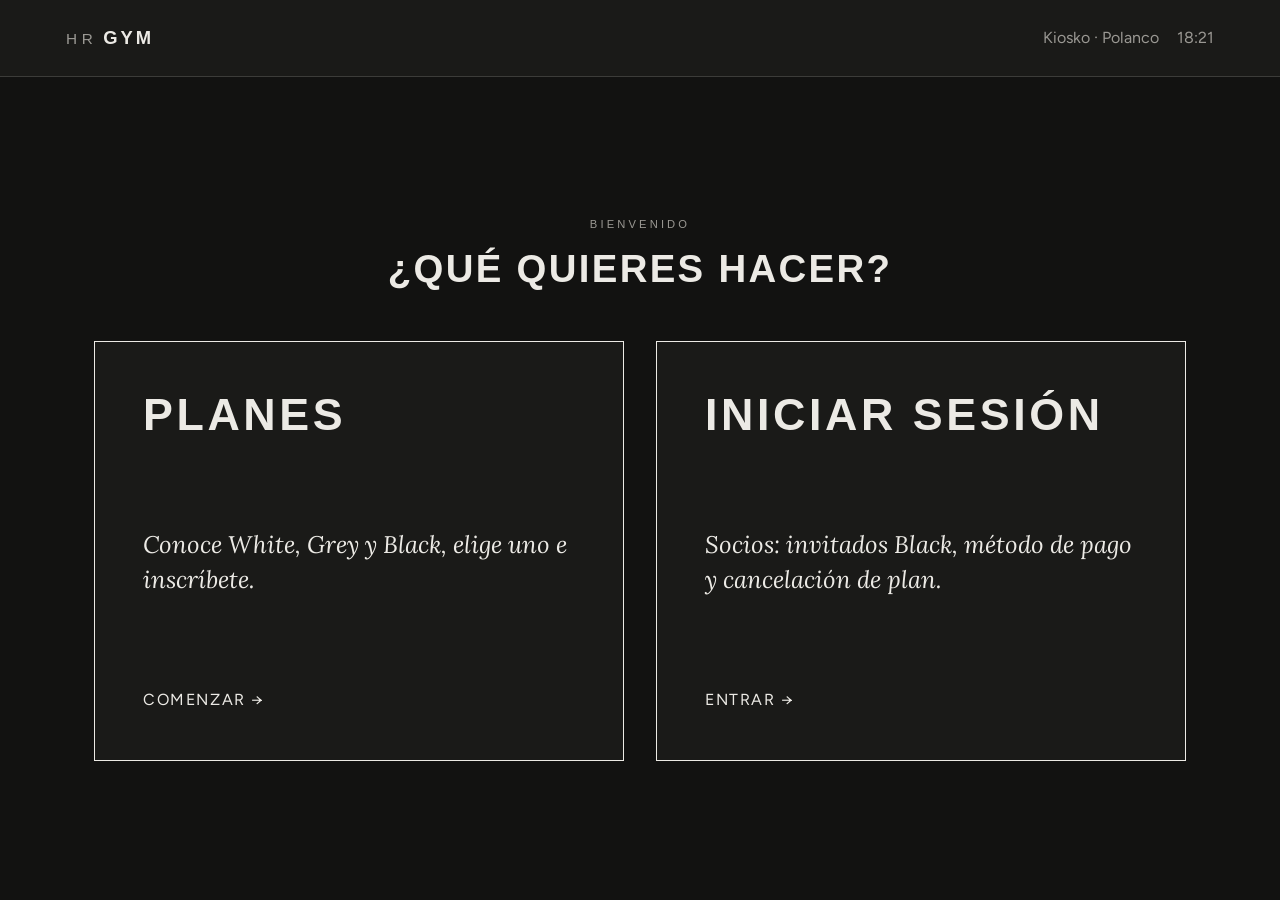
<file: kiosko.html>
<!doctype html>
<html lang="es">
<head>
<meta charset="utf-8">
<meta name="viewport" content="width=device-width, initial-scale=1, viewport-fit=cover">
<title>HR GYM · Kiosko</title>
<meta name="description" content="Kiosko de HR GYM: planes e inicio de sesión del alumno.">
<link rel="preconnect" href="https://fonts.googleapis.com">
<link rel="preconnect" href="https://fonts.gstatic.com" crossorigin>
<link rel="stylesheet" href="https://fonts.googleapis.com/css2?family=Figtree:wght@400;500;600&family=Lora:ital,wght@1,400;1,500&family=Syncopate:wght@400;700&display=swap">
<link rel="stylesheet" href="css/styles.css">
<link rel="stylesheet" href="css/kiosko.css">
</head>
<body class="kiosk-body">

<main id="kiosk" class="kiosk" aria-live="polite"></main>
<div class="toast" id="toast" role="status" hidden></div>

<script src="js/kiosko.js"></script>
</body>
</html>
</file>
<file: css/styles.css>
/* Concepto: concreto oscuro y luz lateral. Inicio con scroll por secciones; acceso, portal del socio y portal del personal como vistas del mismo sitio. */
:root {
  --ink: #121211;
  --coal: #1a1a18;
  --slab: #242422;
  --bone: #eceae5;
  --ash: #9a9893;
  --line: rgba(236, 234, 229, 0.16);
  --rust: #b46a55;
  --ok: #86a98f;
  --warn: #c9a35a;
  --bad: #c4685c;
  --nav-h: 72px;
  --display: "Syncopate", "Arial Narrow", "Helvetica Neue", Arial, sans-serif;
  --serif: "Lora", Georgia, "Times New Roman", serif;
  --body: "Figtree", "Segoe UI", system-ui, sans-serif;
  color-scheme: dark;
}
*, *::before, *::after { box-sizing: border-box; }
html { scroll-behavior: smooth; }
body { margin: 0; background: var(--ink); color: var(--bone); font-family: var(--body); font-size: 16px; line-height: 1.6; }
h1, h2, h3, h4, p, ul, dl, dd { margin: 0; }
ul { padding: 0; list-style: none; }
a { color: inherit; }
button, input, select { font: inherit; color: inherit; }
button { cursor: pointer; }
:focus-visible { outline: 2px solid var(--bone); outline-offset: 3px; }
[hidden] { display: none !important; }

.wrap { max-width: 1180px; margin-inline: auto; padding-inline: max(16px, env(safe-area-inset-left, 0px)) max(16px, env(safe-area-inset-right, 0px)); }
.band { padding-block: clamp(56px, 9vw, 104px); scroll-margin-top: var(--nav-h); }
.band.alt { background: var(--coal); border-block: 1px solid var(--line); }
.eyebrow { font-family: var(--display); font-size: 0.7rem; letter-spacing: 0.28em; text-transform: uppercase; color: var(--ash); }
.h2 { font-family: var(--display); font-weight: 700; font-size: clamp(1.2rem, 3vw, 1.8rem); letter-spacing: 0.06em; text-transform: uppercase; line-height: 1.25; text-wrap: balance; }
.lead { font-family: var(--serif); font-style: italic; font-size: clamp(1.1rem, 2.2vw, 1.45rem); line-height: 1.5; max-width: 34em; text-wrap: pretty; }
.muted { color: var(--ash); }
.sec-head { display: grid; gap: 14px; margin-bottom: clamp(28px, 5vw, 52px); }

.btn { display: inline-block; padding: 10px 22px; border: 1px solid var(--bone); background: transparent; color: var(--bone); text-decoration: none; letter-spacing: 0.03em; transition: background 0.2s, color 0.2s; text-align: center; }
.btn:hover { background: var(--bone); color: var(--ink); }
.btn.solid { background: var(--bone); color: var(--ink); }
.btn.solid:hover { background: transparent; color: var(--bone); }
.btn.sm { padding: 5px 12px; font-size: 0.85rem; }
.btn.danger { border-color: var(--bad); color: var(--bad); }
.btn.danger:hover { background: var(--bad); color: var(--ink); }
.btn[disabled] { opacity: 0.45; pointer-events: none; }

/* ---------- Barra superior de inicio ---------- */
.nav-bar { position: sticky; top: env(safe-area-inset-top, 0px); z-index: 20; height: var(--nav-h); margin-bottom: calc(var(--nav-h) * -1); border-bottom: 1px solid transparent; transition: background 0.25s, border-color 0.25s; }
.nav-bar.solid { background: rgba(18, 18, 17, 0.92); border-bottom-color: var(--line); backdrop-filter: blur(6px); }
.nav { height: 100%; display: flex; align-items: center; justify-content: space-between; gap: 16px; }
.nav ul { display: flex; gap: clamp(18px, 4vw, 52px); }
.nav ul a { text-decoration: none; font-size: 0.95rem; }
.nav ul a:hover { text-decoration: underline; text-underline-offset: 6px; }
.nav .acts { display: flex; gap: 12px; }
.nav .btn { padding: 8px 20px; font-size: 0.95rem; }

/* ---------- Hero ---------- */
.hero { position: relative; overflow: hidden; min-height: 640px;
  background:
    linear-gradient(112deg, rgba(0,0,0,0.92) 0 18%, rgba(70,70,66,0) 34%, rgba(120,120,114,0.16) 52%, rgba(0,0,0,0) 70%),
    url("data:image/svg+xml,%3Csvg xmlns='http://www.w3.org/2000/svg' width='300' height='300'%3E%3Cfilter id='n'%3E%3CfeTurbulence type='fractalNoise' baseFrequency='.85' numOctaves='2' stitchTiles='stitch'/%3E%3CfeColorMatrix values='0 0 0 0 .8 0 0 0 0 .8 0 0 0 0 .78 0 0 0 .5 0'/%3E%3C/filter%3E%3Crect width='300' height='300' filter='url(%23n)' opacity='.22'/%3E%3C/svg%3E"),
    #1c1c1a; }
.hero::after { content: ""; position: absolute; inset: 0; background-image: linear-gradient(var(--line) 1px, transparent 1px), linear-gradient(90deg, var(--line) 1px, transparent 1px); background-size: 220px 220px; opacity: 0.35; pointer-events: none; }
.hero .wrap { position: relative; z-index: 1; }
.hero-body { display: grid; grid-template-columns: 1.15fr 1fr; align-items: center; gap: 24px; padding-block: calc(var(--nav-h) + clamp(24px, 5vw, 56px)) clamp(64px, 9vw, 104px); }
.hero-art { width: 100%; max-width: 560px; }
.hero-copy { text-align: right; display: grid; gap: 22px; justify-items: end; }
.hero-copy h1 { font-family: var(--display); font-weight: 700; font-size: clamp(2.6rem, 6.4vw, 4.6rem); letter-spacing: 0.08em; line-height: 1; }
.hero-copy h1 small { display: block; font-size: 0.28em; font-weight: 400; letter-spacing: 0.5em; margin-bottom: 12px; color: var(--ash); }
.hero-copy .lead { max-width: 15em; }
.hero-cta { display: flex; gap: 12px; flex-wrap: wrap; justify-content: flex-end; }
.scroll-cue { position: absolute; z-index: 1; left: 50%; bottom: 18px; transform: translateX(-50%); font-size: 0.72rem; letter-spacing: 0.3em; text-transform: uppercase; color: var(--ash); text-decoration: none; }

/* ---------- Nosotros ---------- */
.about { display: grid; grid-template-columns: 1fr 1fr; gap: clamp(28px, 6vw, 88px); align-items: start; }
.about .body { color: var(--ash); max-width: 34em; }
.about .body p + p { margin-top: 16px; }
.about .body strong { color: var(--bone); font-weight: 500; }
.facts { display: grid; grid-template-columns: repeat(3, 1fr); border: 1px solid var(--line); margin-top: clamp(32px, 5vw, 56px); }
.facts div { padding: 18px 22px; border-left: 1px solid var(--line); }
.facts div:first-child { border-left: 0; }
.facts b { display: block; font-family: var(--display); font-weight: 400; font-size: 1.5rem; letter-spacing: 0.04em; font-variant-numeric: tabular-nums; }
.facts span { color: var(--ash); font-size: 0.88rem; }

/* ---------- Servicios ---------- */
.svc { display: grid; grid-template-columns: repeat(3, 1fr); border-top: 1px solid var(--line); border-left: 1px solid var(--line); }
.svc li { border-right: 1px solid var(--line); border-bottom: 1px solid var(--line); padding: 24px 24px 22px; display: grid; gap: 8px; align-content: start; min-width: 0; }
.svc h3 { font-family: var(--display); font-weight: 700; font-size: 0.85rem; letter-spacing: 0.1em; text-transform: uppercase; line-height: 1.4; }
.svc p { color: var(--ash); font-size: 0.93rem; }
.svc .tag { justify-self: start; margin-top: 6px; border: 1px solid var(--line); padding: 2px 10px; font-size: 0.76rem; letter-spacing: 0.08em; text-transform: uppercase; color: var(--bone); }

/* ---------- Sedes ---------- */
.sedes { display: grid; grid-template-columns: repeat(2, 1fr); border-top: 1px solid var(--line); border-left: 1px solid var(--line); }
.sede { border-right: 1px solid var(--line); border-bottom: 1px solid var(--line); padding: clamp(20px, 3vw, 32px); display: grid; gap: 14px; align-content: start; min-width: 0; }
.sede h3 { font-family: var(--display); font-weight: 700; font-size: 1rem; letter-spacing: 0.1em; text-transform: uppercase; }
.sede .addr { color: var(--ash); font-size: 0.95rem; }
.sede dl { display: grid; grid-template-columns: auto 1fr; gap: 4px 16px; font-size: 0.9rem; }
.sede dt { color: var(--ash); }
.sede .chips { display: flex; flex-wrap: wrap; gap: 6px; }
.sede .chips span { border: 1px solid var(--line); padding: 2px 10px; font-size: 0.78rem; }
.note-small { color: var(--ash); font-size: 0.8rem; margin-top: 14px; }

/* ---------- Planes ---------- */
.plans { display: grid; grid-template-columns: repeat(3, 1fr); gap: 18px; }
.plan-card { display: grid; gap: 20px; align-content: start; padding: clamp(22px, 3vw, 34px); border: 1px solid var(--line); text-align: left; background: var(--coal); width: 100%; transition: transform 0.2s, border-color 0.2s; min-width: 0; }
.plan-card:hover { transform: translateY(-4px); border-color: var(--bone); }
.plan-card .pn { font-family: var(--display); font-weight: 700; font-size: 1.25rem; letter-spacing: 0.16em; text-transform: uppercase; }
.plan-card .price { font-family: var(--display); font-size: 2rem; letter-spacing: 0.02em; font-variant-numeric: tabular-nums; line-height: 1.1; }
.plan-card .price small { font-family: var(--body); font-size: 0.9rem; letter-spacing: 0; opacity: 0.7; }
.plan-card .tagline { font-size: 0.93rem; opacity: 0.8; }
.plan-card ul { display: grid; gap: 8px; font-size: 0.93rem; }
.plan-card li { padding-left: 18px; position: relative; }
.plan-card li::before { content: ""; position: absolute; left: 0; top: 0.7em; width: 8px; height: 1px; background: currentColor; }
.plan-card .pick { font-size: 0.9rem; letter-spacing: 0.04em; border-top: 1px solid currentColor; padding-top: 14px; opacity: 0.9; }
.plan-card.white { background: #eceae5; color: #121211; border-color: #eceae5; }
.plan-card.grey { background: #5a5955; color: #f4f2ee; border-color: #5a5955; }
.plan-card.black { background: #0a0a09; color: #eceae5; border-color: var(--bone); }

/* ---------- Preguntas ---------- */
.faq { max-width: 820px; border-top: 1px solid var(--line); }
.faq details { border-bottom: 1px solid var(--line); }
.faq summary { cursor: pointer; padding: 20px 0; display: flex; justify-content: space-between; gap: 16px; list-style: none; font-size: 1.05rem; }
.faq summary::-webkit-details-marker { display: none; }
.faq summary::after { content: "+"; font-family: var(--display); color: var(--ash); }
.faq details[open] summary::after { content: "–"; }
.faq details p { color: var(--ash); padding-bottom: 22px; max-width: 40em; }
footer { border-top: 1px solid var(--line); padding-block: 36px; }
footer .wrap { display: flex; justify-content: space-between; gap: 20px; flex-wrap: wrap; align-items: center; color: var(--ash); font-size: 0.88rem; }
.mark { width: 30px; height: auto; }

/* ---------- Barra superior de otras vistas ---------- */
.topbar { border-bottom: 1px solid var(--line); background: var(--coal); position: sticky; top: env(safe-area-inset-top, 0px); z-index: 20; }
.topbar .wrap { display: flex; align-items: center; justify-content: space-between; gap: 16px; min-height: 64px; flex-wrap: wrap; padding-block: 8px; }
.logo { font-family: var(--display); font-weight: 700; letter-spacing: 0.16em; text-transform: uppercase; font-size: 0.95rem; background: none; border: 0; padding: 0; }
.logo small { font-weight: 400; color: var(--ash); letter-spacing: 0.3em; margin-right: 6px; }
.who { display: flex; align-items: center; gap: 14px; flex-wrap: wrap; justify-content: flex-end; font-size: 0.92rem; }
.who b { font-weight: 500; }

/* ---------- Formularios y componentes ---------- */
.card { border: 1px solid var(--line); background: var(--coal); padding: clamp(18px, 3vw, 30px); display: grid; gap: 18px; align-content: start; min-width: 0; }
.card h3 { font-family: var(--display); font-weight: 700; font-size: 0.85rem; letter-spacing: 0.14em; text-transform: uppercase; line-height: 1.4; }
.card h4 { font-weight: 500; font-size: 0.74rem; letter-spacing: 0.14em; text-transform: uppercase; color: var(--ash); }
.grid2 { display: grid; grid-template-columns: repeat(2, minmax(0, 1fr)); gap: 18px; align-items: start; }
.stack { display: grid; gap: 18px; }
.form { display: grid; gap: 14px; }
.row2 { display: grid; grid-template-columns: repeat(2, minmax(0, 1fr)); gap: 14px; }
.field { display: grid; gap: 6px; min-width: 0; }
.field > span, .field > label { font-size: 0.74rem; letter-spacing: 0.14em; text-transform: uppercase; color: var(--ash); }
.field input, .field select { background: var(--ink); border: 1px solid var(--line); padding: 10px 12px; min-width: 0; width: 100%; border-radius: 0; }
.field input:focus-visible, .field select:focus-visible { border-color: var(--bone); outline-offset: 0; }
.field select option { background: var(--ink); }
.hint { font-size: 0.82rem; color: var(--ash); }
.alert { border: 1px solid var(--line); padding: 12px 14px; font-size: 0.9rem; }
.alert.ok { border-color: var(--ok); color: var(--ok); }
.alert.bad { border-color: var(--bad); color: var(--bad); }
.alert.warn { border-color: var(--warn); color: var(--warn); }
.alert.info { color: var(--ash); }
.seg { display: grid; grid-template-columns: 1fr 1fr; border: 1px solid var(--line); }
.seg button { background: none; border: 0; padding: 11px 14px; color: var(--ash); letter-spacing: 0.04em; }
.seg button + button { border-left: 1px solid var(--line); }
.seg button[aria-pressed="true"] { background: var(--bone); color: var(--ink); }
.seg button:not([aria-pressed="true"]):hover { color: var(--bone); }
.pill { display: inline-flex; align-items: center; gap: 7px; font-size: 0.84rem; white-space: nowrap; }
.pill::before { content: ""; width: 8px; height: 8px; border-radius: 50%; background: var(--ash); }
.pill.ok::before { background: var(--ok); } .pill.warn::before { background: var(--warn); } .pill.bad::before { background: var(--bad); }
.tbl-wrap { overflow-x: auto; border: 1px solid var(--line); }
table { width: 100%; border-collapse: collapse; font-size: 0.9rem; font-variant-numeric: tabular-nums; }
th { text-align: left; font-weight: 500; font-size: 0.72rem; letter-spacing: 0.14em; text-transform: uppercase; color: var(--ash); padding: 10px 14px; border-bottom: 1px solid var(--line); white-space: nowrap; }
td { padding: 10px 14px; border-bottom: 1px solid var(--line); white-space: nowrap; }
tr:last-child td { border-bottom: 0; }
td.act { display: flex; gap: 8px; }
.kv { display: grid; grid-template-columns: auto 1fr; gap: 6px 22px; font-size: 0.93rem; }
.kv dt { color: var(--ash); }
.kv dd { min-width: 0; overflow-wrap: anywhere; }
.big { font-family: var(--display); font-weight: 700; font-size: clamp(1.5rem, 4vw, 2.2rem); letter-spacing: 0.1em; text-transform: uppercase; line-height: 1.1; }
.list li { display: flex; justify-content: space-between; align-items: center; gap: 12px; padding: 10px 0; border-bottom: 1px dashed var(--line); flex-wrap: wrap; }
.list li:last-child { border-bottom: 0; }
.bullets { display: grid; gap: 7px; font-size: 0.93rem; }
.bullets li { padding-left: 18px; position: relative; }
.bullets li::before { content: ""; position: absolute; left: 0; top: 0.7em; width: 8px; height: 1px; background: var(--bone); }
.code-box { background: #fff; padding: 14px 18px 8px; text-align: center; color: #111; }
.code-box svg { width: 100%; max-width: 420px; height: auto; display: block; margin-inline: auto; }
.code-box span { font-family: var(--display); font-size: 0.8rem; letter-spacing: 0.3em; display: block; margin-top: 6px; }
.qr-box { background: #fff; padding: 12px; width: min(100%, 240px); }
.qr-box svg { width: 100%; height: auto; display: block; }
.badge-plan { display: inline-block; padding: 3px 14px; font-family: var(--display); font-size: 0.72rem; letter-spacing: 0.2em; text-transform: uppercase; font-weight: 700; border: 1px solid var(--line); }
.badge-plan.white { background: #eceae5; color: #121211; border-color: #eceae5; }
.badge-plan.grey { background: #5a5955; color: #f4f2ee; border-color: #5a5955; }
.badge-plan.black { background: #0a0a09; color: #eceae5; border-color: var(--bone); }

/* Pestañas del portal */
.tabbar { display: flex; border-bottom: 1px solid var(--line); overflow-x: auto; gap: 0; }
.tabbar button { background: none; border: 0; border-bottom: 2px solid transparent; padding: 14px 22px; color: var(--ash); white-space: nowrap; letter-spacing: 0.04em; }
.tabbar button:hover { color: var(--bone); }
.tabbar button[aria-selected="true"] { color: var(--bone); border-bottom-color: var(--bone); }
.page { padding-block: clamp(24px, 4vw, 44px) clamp(56px, 8vw, 96px); display: grid; gap: clamp(20px, 3vw, 32px); }
.greet { display: grid; gap: 6px; }
.greet .h2 { font-size: clamp(1.1rem, 3vw, 1.6rem); }

/* Acceso */
.auth { display: grid; grid-template-columns: minmax(0, 0.8fr) minmax(0, 1.2fr); gap: clamp(24px, 6vw, 80px); padding-block: clamp(32px, 6vw, 72px); align-items: start; }
.auth-side { display: grid; gap: 18px; position: sticky; top: 96px; }
.stepper { display: flex; gap: 0; border: 1px solid var(--line); font-size: 0.82rem; }
.stepper div { flex: 1; padding: 8px 12px; color: var(--ash); border-left: 1px solid var(--line); text-align: center; }
.stepper div:first-child { border-left: 0; }
.stepper div.on { background: var(--bone); color: var(--ink); }
.stepper div.done { color: var(--ok); }
.planpick { display: grid; grid-template-columns: repeat(3, minmax(0, 1fr)); gap: 10px; }
.planpick label { border: 1px solid var(--line); padding: 12px; cursor: pointer; display: grid; gap: 2px; font-size: 0.85rem; background: var(--ink); }
.planpick label { position: relative; }
.planpick input { position: absolute; opacity: 0; pointer-events: none; width: 1px; height: 1px; padding: 0; border: 0; }
.planpick b { font-family: var(--display); letter-spacing: 0.16em; text-transform: uppercase; font-size: 0.78rem; }
.planpick label:has(input:checked) { background: var(--bone); color: var(--ink); border-color: var(--bone); }
.planpick label:has(input:focus-visible) { outline: 2px solid var(--bone); outline-offset: 3px; }
.email { border: 1px dashed var(--ash); padding: 18px; display: grid; gap: 10px; background: var(--ink); font-size: 0.93rem; }
.email .hd { color: var(--ash); font-size: 0.82rem; border-bottom: 1px solid var(--line); padding-bottom: 8px; display: grid; gap: 2px; }
.email .num { font-family: var(--display); font-size: 1.4rem; letter-spacing: 0.12em; }

/* Personal */
.staff { display: grid; grid-template-columns: 230px minmax(0, 1fr); gap: clamp(18px, 3vw, 32px); align-items: start; }
.side { border: 1px solid var(--line); display: flex; flex-direction: column; background: var(--coal); }
.side button { text-align: left; background: none; border: 0; border-bottom: 1px solid var(--line); padding: 13px 16px; color: var(--ash); }
.side button:last-child { border-bottom: 0; }
.side button:hover { color: var(--bone); background: rgba(236,234,229,0.04); }
.side button[aria-selected="true"] { background: var(--bone); color: var(--ink); }
.tiles { display: grid; grid-template-columns: repeat(3, minmax(0, 1fr)); border: 1px solid var(--line); }
.tiles div { padding: 16px 20px; border-left: 1px solid var(--line); }
.tiles div:first-child { border-left: 0; }
.tiles small { display: block; font-size: 0.72rem; letter-spacing: 0.14em; text-transform: uppercase; color: var(--ash); }
.tiles b { font-family: var(--display); font-weight: 400; font-size: 1.3rem; font-variant-numeric: tabular-nums; }
.tiles b.ok { color: var(--ok); } .tiles b.bad { color: var(--bad); }
.toast { position: fixed; left: 50%; transform: translateX(-50%); bottom: calc(24px + env(safe-area-inset-bottom, 0px)); background: var(--bone); color: var(--ink); padding: 11px 20px; z-index: 50; max-width: calc(100% - 32px); font-size: 0.92rem; }

/* ---------- Responsive ---------- */
@media (max-width: 960px) {
  .hero-body, .about, .auth, .grid2, .staff { grid-template-columns: minmax(0, 1fr); }
  .hero-art { max-width: 380px; margin-inline: auto; order: 2; }
  .hero-copy { text-align: left; justify-items: start; }
  .hero-cta { justify-content: flex-start; }
  .svc { grid-template-columns: repeat(2, 1fr); }
  .plans { grid-template-columns: minmax(0, 1fr); }
  .auth-side { position: static; }
  .side { flex-direction: row; overflow-x: auto; }
  .side button { white-space: nowrap; border-bottom: 0; border-right: 1px solid var(--line); }
}
@media (max-width: 720px) {
  :root { --nav-h: 108px; }
  .nav { flex-wrap: wrap; align-content: center; row-gap: 4px; }
  .nav ul { order: 3; width: 100%; overflow-x: auto; gap: 22px; }
  .nav ul a { white-space: nowrap; }
  .sedes, .svc { grid-template-columns: minmax(0, 1fr); }
  .facts, .tiles { grid-template-columns: minmax(0, 1fr); }
  .facts div, .tiles div { border-left: 0; border-top: 1px solid var(--line); }
  .facts div:first-child, .tiles div:first-child { border-top: 0; }
  .row2 { grid-template-columns: minmax(0, 1fr); }
  .planpick { grid-template-columns: minmax(0, 1fr); }
}
@media (max-width: 480px) { .nav .btn { padding: 7px 12px; font-size: 0.85rem; } .stepper { font-size: 0.74rem; } .stepper div { padding: 8px 4px; } }
@media (prefers-reduced-motion: reduce) { html { scroll-behavior: auto; } .btn, .plan-card, .nav-bar { transition: none; } }
</file>
<file: css/kiosko.css>
/* Kiosko: reutiliza los componentes de styles.css y agranda todo para pantalla táctil. */
.kiosk-body { -webkit-tap-highlight-color: transparent; }
.kiosk { min-height: 100vh; min-height: 100dvh; font-size: 1.1rem; display: flex; flex-direction: column; }
.kiosk .topbar .wrap { min-height: 76px; }
.kiosk .logo { font-size: 1.15rem; padding: 10px 0; }
.kiosk .who { font-size: 1rem; gap: 18px; }

/* Controles grandes para el dedo */
.kiosk .btn { min-height: 58px; padding: 14px 30px; font-size: 1.1rem; }
.kiosk .btn.sm { min-height: 48px; padding: 10px 20px; font-size: 1rem; }
.kiosk .field > label, .kiosk .field > span { font-size: 0.82rem; }
.kiosk .field input, .kiosk .field select { padding: 16px 16px; font-size: 1.15rem; }
.kiosk .alert { font-size: 1rem; }
.kiosk .stepper { font-size: 0.95rem; }
.kiosk .stepper div { padding: 12px 8px; }

/* Inicio: dos opciones grandes */
.k-home { flex: 1; display: grid; align-content: center; gap: clamp(24px, 5vw, 48px); padding-block: clamp(32px, 6vw, 64px); }
.k-welcome { display: grid; gap: 12px; text-align: center; }
.k-welcome .h2 { font-size: clamp(1.4rem, 4vw, 2.4rem); }
.k-tiles { display: grid; grid-template-columns: repeat(2, minmax(0, 1fr)); gap: clamp(16px, 3vw, 32px); }
.k-tile { min-height: min(52vh, 420px); display: grid; align-content: space-between; gap: 18px; text-align: left; padding: clamp(24px, 4vw, 48px); border: 1px solid var(--bone); background: var(--coal); transition: background 0.2s, color 0.2s; min-width: 0; }
.k-tile:hover, .k-tile:active { background: var(--bone); color: var(--ink); }
.k-tile .k-t { font-family: var(--display); font-weight: 700; font-size: clamp(1.6rem, 4.4vw, 2.8rem); letter-spacing: 0.08em; text-transform: uppercase; line-height: 1.1; }
.k-tile .k-d { font-family: var(--serif); font-style: italic; font-size: clamp(1.1rem, 2vw, 1.5rem); line-height: 1.45; max-width: 18em; }
.k-tile .k-go { font-size: 1rem; letter-spacing: 0.1em; text-transform: uppercase; }

/* Pantallas internas */
.k-page { flex: 1; display: grid; gap: clamp(20px, 3vw, 32px); align-content: start; padding-block: clamp(24px, 4vw, 48px) clamp(32px, 5vw, 56px); }
.k-head { display: grid; gap: 10px; }
.k-head .h2 { font-size: clamp(1.3rem, 3.4vw, 2rem); }
.k-form { max-width: 820px; width: 100%; }
.k-form h3 { font-size: 0.95rem; }
.k-actions { display: flex; gap: 14px; flex-wrap: wrap; }
.k-actions .btn { flex: 1 1 200px; }
.k-row { display: flex; gap: 14px; align-items: center; flex-wrap: wrap; }
.k-link { background: none; border: 0; padding: 0; text-decoration: underline; text-underline-offset: 4px; font-size: inherit; }
.k-foot { color: var(--ash); font-size: 0.85rem; padding-top: 8px; }
.kiosk .plan-card { min-height: 100%; }
.kiosk .plan-card .pick { font-size: 1rem; padding-top: 18px; }
.kiosk .list li { padding-block: 14px; font-size: 1.05rem; }

/* Pestañas grandes de la cuenta */
.k-tabs { display: grid; grid-auto-flow: column; grid-auto-columns: 1fr; border: 1px solid var(--line); max-width: 820px; }
.k-tabs button { background: none; border: 0; padding: 18px 12px; min-height: 64px; color: var(--ash); font-size: 1.05rem; letter-spacing: 0.03em; }
.k-tabs button + button { border-left: 1px solid var(--line); }
.k-tabs button[aria-selected="true"] { background: var(--bone); color: var(--ink); }

@media (max-width: 720px) {
  .k-tiles { grid-template-columns: minmax(0, 1fr); }
  .k-tile { min-height: 220px; }
  .k-tabs { grid-auto-flow: row; }
  .k-tabs button + button { border-left: 0; border-top: 1px solid var(--line); }
}
@media (prefers-reduced-motion: reduce) { .k-tile { transition: none; } }
</file>
